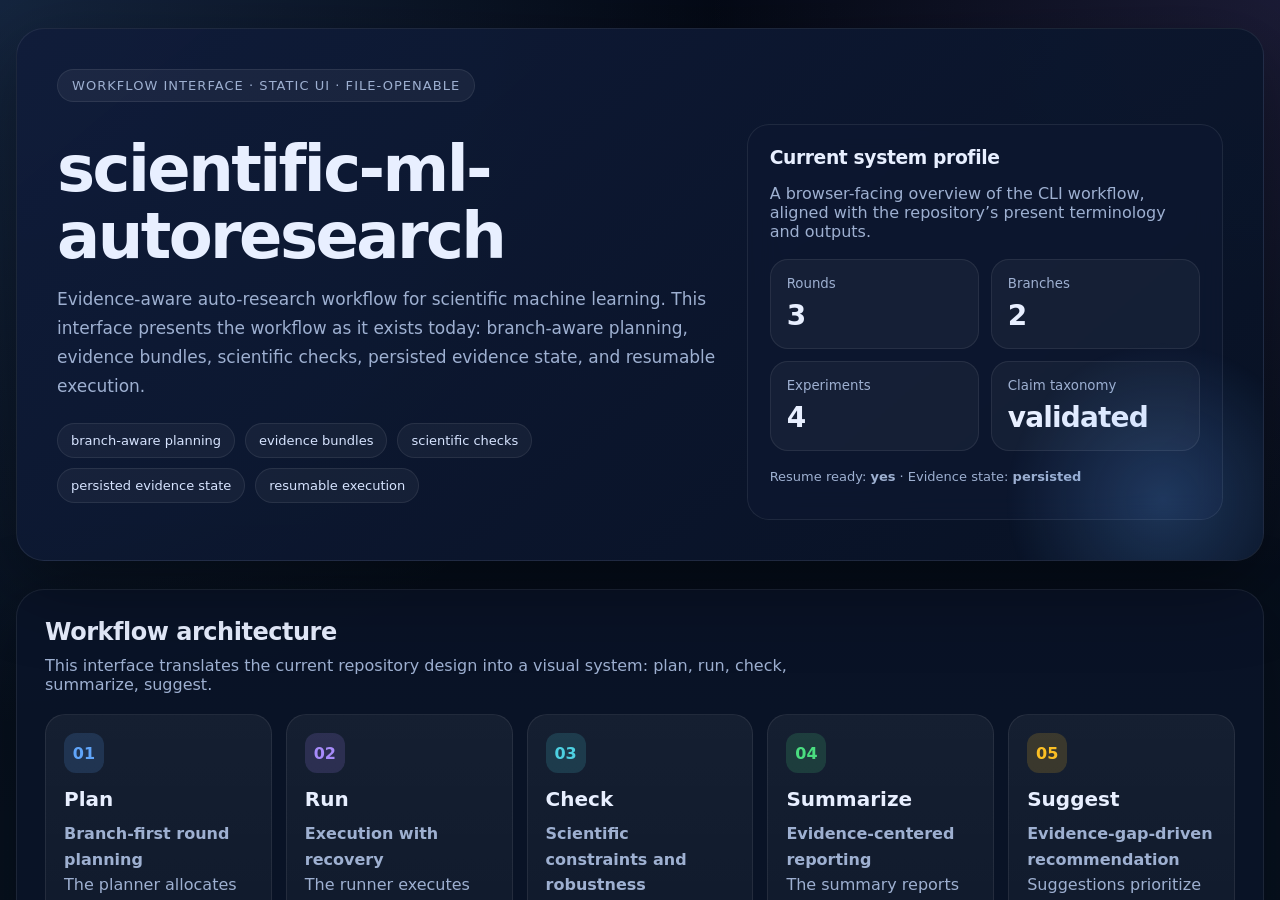
<file: docs/index.html>
<!doctype html>
<html lang="en">
  <head>
    <meta charset="UTF-8" />
    <meta http-equiv="refresh" content="0; url=./workflow-ui/index.html" />
    <meta name="viewport" content="width=device-width, initial-scale=1.0" />
    <title>scientific-ml-autoresearch docs</title>
  </head>
  <body>
    <p>Redirecting to <a href="./workflow-ui/index.html">workflow UI</a>…</p>
  </body>
</html>
</file>
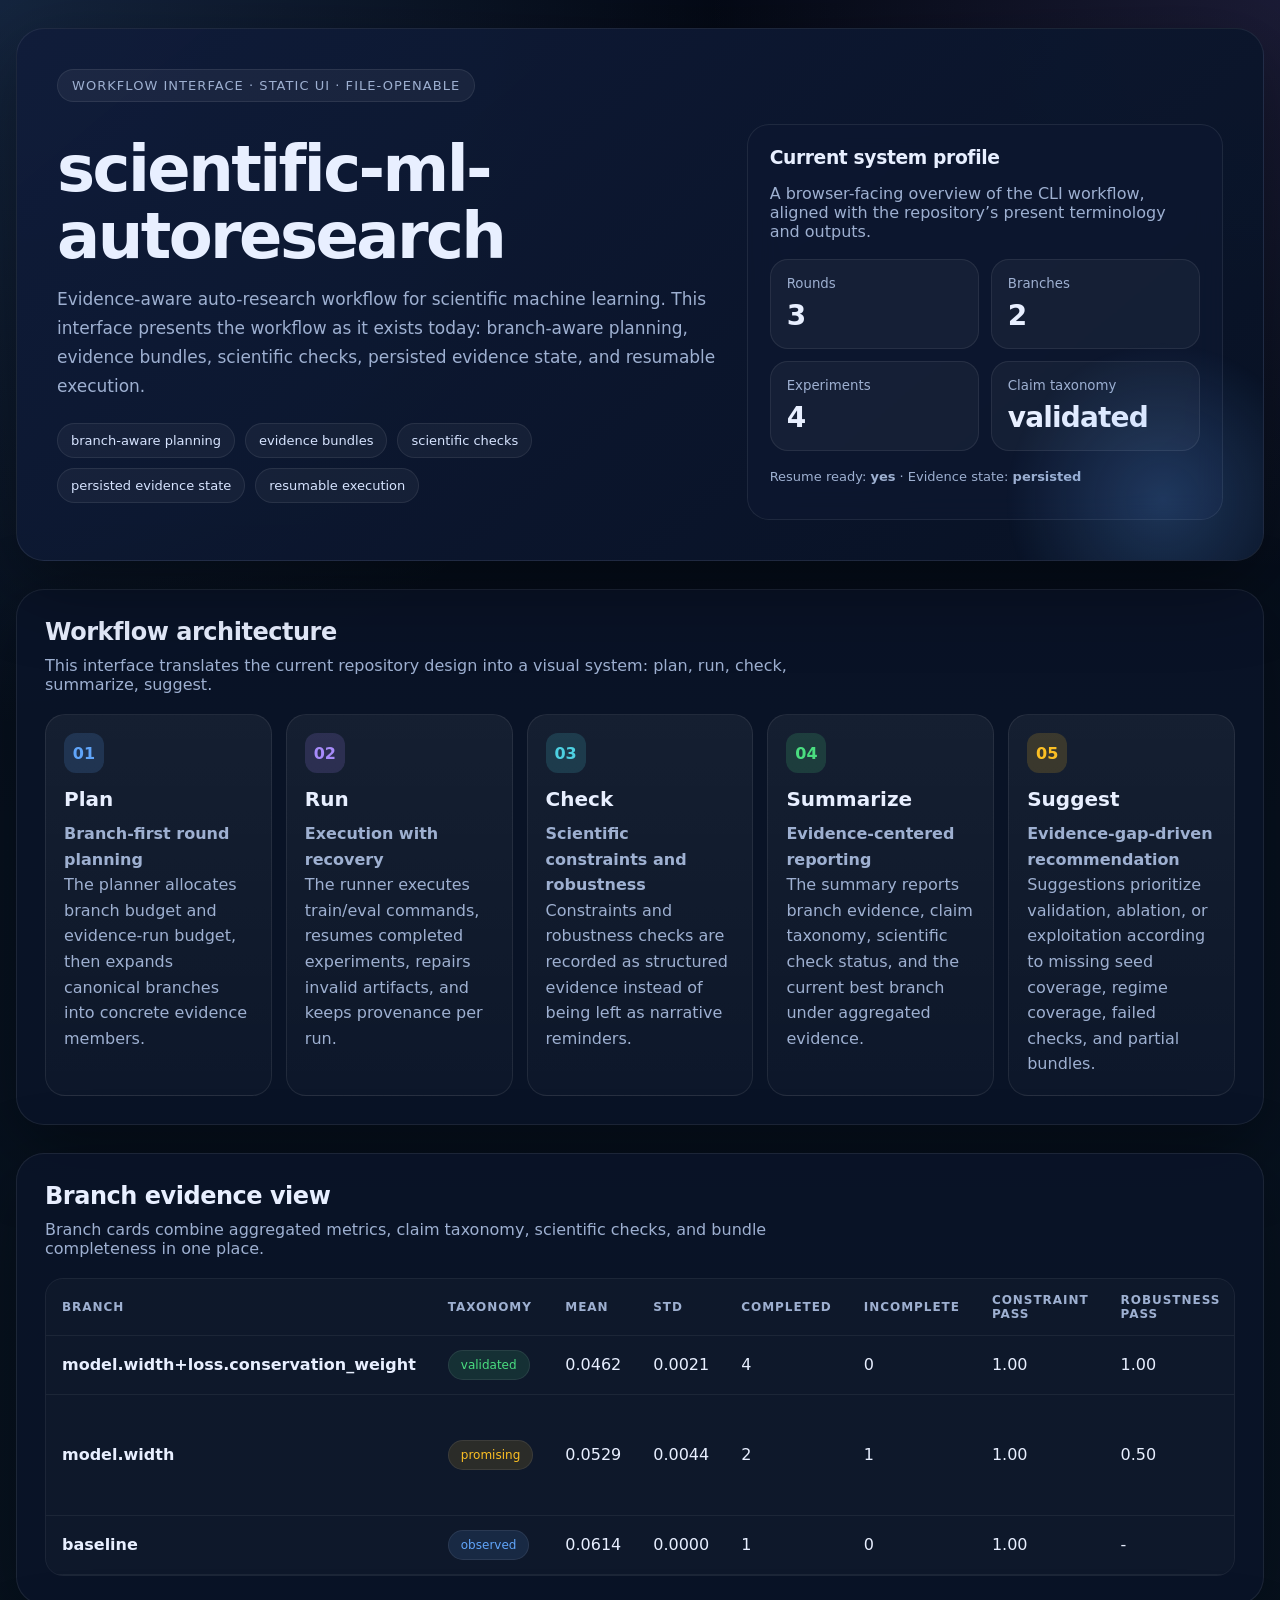
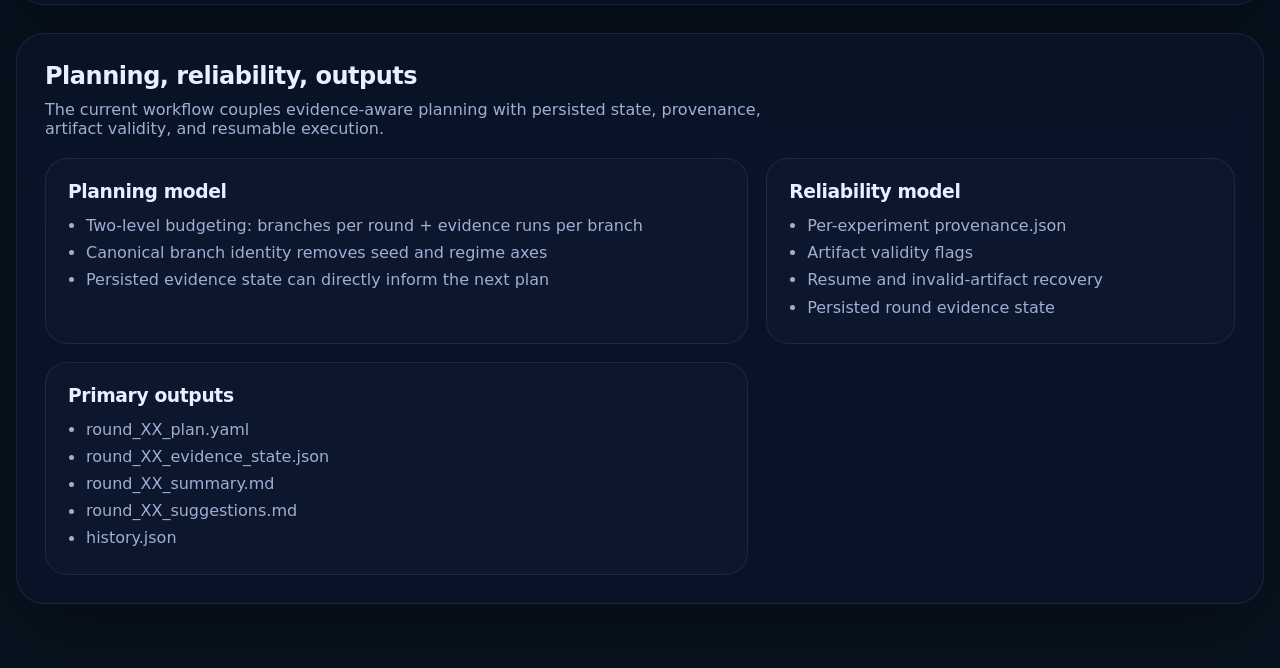
<file: docs/workflow-ui/index.html>
<!doctype html>
<html lang="en">
  <head>
    <meta charset="UTF-8" />
    <meta name="viewport" content="width=device-width, initial-scale=1.0" />
    <title>scientific-ml-autoresearch · Workflow UI</title>
    <link rel="stylesheet" href="./styles.css" />
  </head>
  <body>
    <main class="wrapper">
      <section id="hero" class="hero"></section>

      <section class="section">
        <div class="section-head">
          <div>
            <h2>Workflow architecture</h2>
            <p class="muted">This interface translates the current repository design into a visual system: plan, run, check, summarize, suggest.</p>
          </div>
        </div>
        <div id="workflow-grid" class="workflow-grid"></div>
      </section>

      <section class="section">
        <div class="section-head">
          <div>
            <h2>Branch evidence view</h2>
            <p class="muted">Branch cards combine aggregated metrics, claim taxonomy, scientific checks, and bundle completeness in one place.</p>
          </div>
        </div>
        <div id="branch-table"></div>
      </section>

      <section class="section">
        <div class="section-head">
          <div>
            <h2>Planning, reliability, outputs</h2>
            <p class="muted">The current workflow couples evidence-aware planning with persisted state, provenance, artifact validity, and resumable execution.</p>
          </div>
        </div>
        <div id="panel-grid" class="two-col"></div>
      </section>
    </main>
    <script src="./app.js"></script>
  </body>
</html>
</file>
<file: docs/workflow-ui/styles.css>
:root {
  --bg: #07111f;
  --bg-soft: #0d1830;
  --panel: rgba(14, 24, 48, 0.78);
  --panel-strong: rgba(10, 20, 40, 0.94);
  --line: rgba(255, 255, 255, 0.08);
  --text: #e8efff;
  --muted: #9eb0d1;
  --blue: #60a5fa;
  --violet: #a78bfa;
  --cyan: #4dd0e1;
  --green: #4ade80;
  --amber: #fbbf24;
  --pink: #f472b6;
  --shadow: 0 24px 80px rgba(0, 0, 0, 0.38);
}

* { box-sizing: border-box; }
html, body { margin: 0; padding: 0; }
body {
  font-family: Inter, "Segoe UI", system-ui, sans-serif;
  color: var(--text);
  background:
    radial-gradient(circle at top left, rgba(96, 165, 250, 0.18), transparent 28%),
    radial-gradient(circle at top right, rgba(167, 139, 250, 0.14), transparent 22%),
    linear-gradient(180deg, #040915 0%, #07111f 36%, #081420 100%);
}

a { color: inherit; }
.wrapper {
  width: min(1280px, calc(100vw - 32px));
  margin: 0 auto;
  padding: 28px 0 64px;
}

.hero {
  position: relative;
  overflow: hidden;
  background: linear-gradient(140deg, rgba(16, 28, 58, 0.94), rgba(8, 18, 36, 0.96));
  border: 1px solid var(--line);
  border-radius: 28px;
  padding: 40px;
  box-shadow: var(--shadow);
}
.hero::after {
  content: "";
  position: absolute;
  inset: auto -80px -120px auto;
  width: 360px;
  height: 360px;
  background: radial-gradient(circle, rgba(96,165,250,0.24), transparent 62%);
  pointer-events: none;
}

.eyebrow {
  display: inline-flex;
  gap: 10px;
  align-items: center;
  padding: 8px 14px;
  border-radius: 999px;
  background: rgba(255,255,255,0.05);
  border: 1px solid rgba(255,255,255,0.08);
  color: var(--muted);
  font-size: 13px;
  letter-spacing: 0.08em;
  text-transform: uppercase;
}
.hero-grid {
  display: grid;
  grid-template-columns: 1.25fr 0.9fr;
  gap: 28px;
  margin-top: 22px;
}
.hero h1 {
  margin: 12px 0 16px;
  font-size: clamp(36px, 5vw, 68px);
  line-height: 1.04;
  letter-spacing: -0.04em;
}
.hero p.lead {
  margin: 0 0 22px;
  font-size: 17px;
  line-height: 1.7;
  color: var(--muted);
  max-width: 760px;
}

.chips { display: flex; flex-wrap: wrap; gap: 10px; }
.chip {
  border: 1px solid rgba(255,255,255,0.08);
  background: rgba(255,255,255,0.045);
  color: #d7e4ff;
  border-radius: 999px;
  padding: 9px 13px;
  font-size: 13px;
}

.panel {
  background: var(--panel);
  border: 1px solid var(--line);
  border-radius: 22px;
  padding: 22px;
  backdrop-filter: blur(14px);
}
.panel h3, .section-head h2 {
  margin: 0 0 10px;
  letter-spacing: -0.02em;
}
.muted { color: var(--muted); }
.kpi-grid {
  display: grid;
  grid-template-columns: repeat(2, minmax(0, 1fr));
  gap: 12px;
  margin-top: 18px;
}
.kpi {
  padding: 16px;
  border-radius: 18px;
  background: rgba(255,255,255,0.04);
  border: 1px solid rgba(255,255,255,0.08);
}
.kpi small { display: block; color: var(--muted); margin-bottom: 8px; }
.kpi strong { font-size: 28px; letter-spacing: -0.03em; }

.section {
  margin-top: 28px;
  background: var(--panel-strong);
  border: 1px solid var(--line);
  border-radius: 28px;
  padding: 28px;
  box-shadow: var(--shadow);
}
.section-head {
  display: flex;
  justify-content: space-between;
  align-items: end;
  gap: 18px;
  margin-bottom: 20px;
}
.section-head p { margin: 0; max-width: 760px; }

.workflow-grid {
  display: grid;
  grid-template-columns: repeat(5, minmax(0, 1fr));
  gap: 14px;
}
.step-card {
  min-height: 230px;
  padding: 18px;
  border-radius: 20px;
  border: 1px solid rgba(255,255,255,0.08);
  background: linear-gradient(180deg, rgba(255,255,255,0.05), rgba(255,255,255,0.02));
}
.step-badge {
  display: inline-flex;
  width: 40px;
  height: 40px;
  align-items: center;
  justify-content: center;
  border-radius: 12px;
  font-weight: 700;
  margin-bottom: 14px;
}
.step-card h4 { margin: 0 0 10px; font-size: 20px; }
.step-card p { margin: 0; color: var(--muted); line-height: 1.6; }

.accent-blue { background: rgba(96,165,250,0.16); color: var(--blue); }
.accent-violet { background: rgba(167,139,250,0.16); color: var(--violet); }
.accent-cyan { background: rgba(77,208,225,0.16); color: var(--cyan); }
.accent-green { background: rgba(74,222,128,0.16); color: var(--green); }
.accent-amber { background: rgba(251,191,36,0.16); color: var(--amber); }

.two-col {
  display: grid;
  grid-template-columns: 1.2fr 0.8fr;
  gap: 18px;
}
.table-wrap {
  overflow: auto;
  border-radius: 18px;
  border: 1px solid rgba(255,255,255,0.08);
}
.table-wrap table {
  width: 100%;
  border-collapse: collapse;
  min-width: 700px;
  background: rgba(255,255,255,0.02);
}
.table-wrap th, .table-wrap td {
  text-align: left;
  padding: 14px 16px;
  border-bottom: 1px solid rgba(255,255,255,0.06);
}
.table-wrap th {
  color: var(--muted);
  font-size: 12px;
  text-transform: uppercase;
  letter-spacing: 0.08em;
}
.badge {
  display: inline-flex;
  align-items: center;
  gap: 8px;
  border-radius: 999px;
  padding: 7px 12px;
  font-size: 12px;
  border: 1px solid rgba(255,255,255,0.08);
}
.badge.validated { color: var(--green); background: rgba(74,222,128,0.12); }
.badge.promising { color: var(--amber); background: rgba(251,191,36,0.12); }
.badge.observed { color: var(--blue); background: rgba(96,165,250,0.12); }
.badge.unsupported { color: var(--pink); background: rgba(244,114,182,0.12); }
.gaps { display: flex; flex-wrap: wrap; gap: 8px; }
.gap {
  font-size: 12px;
  color: #d7def0;
  background: rgba(255,255,255,0.05);
  border: 1px solid rgba(255,255,255,0.08);
  border-radius: 999px;
  padding: 6px 10px;
}
.list-card ul {
  padding-left: 18px;
  margin: 10px 0 0;
  color: var(--muted);
  line-height: 1.7;
}
.footer-note {
  margin-top: 18px;
  color: var(--muted);
  font-size: 13px;
}

@media (max-width: 1120px) {
  .hero-grid, .two-col, .workflow-grid { grid-template-columns: 1fr; }
}
</file>
